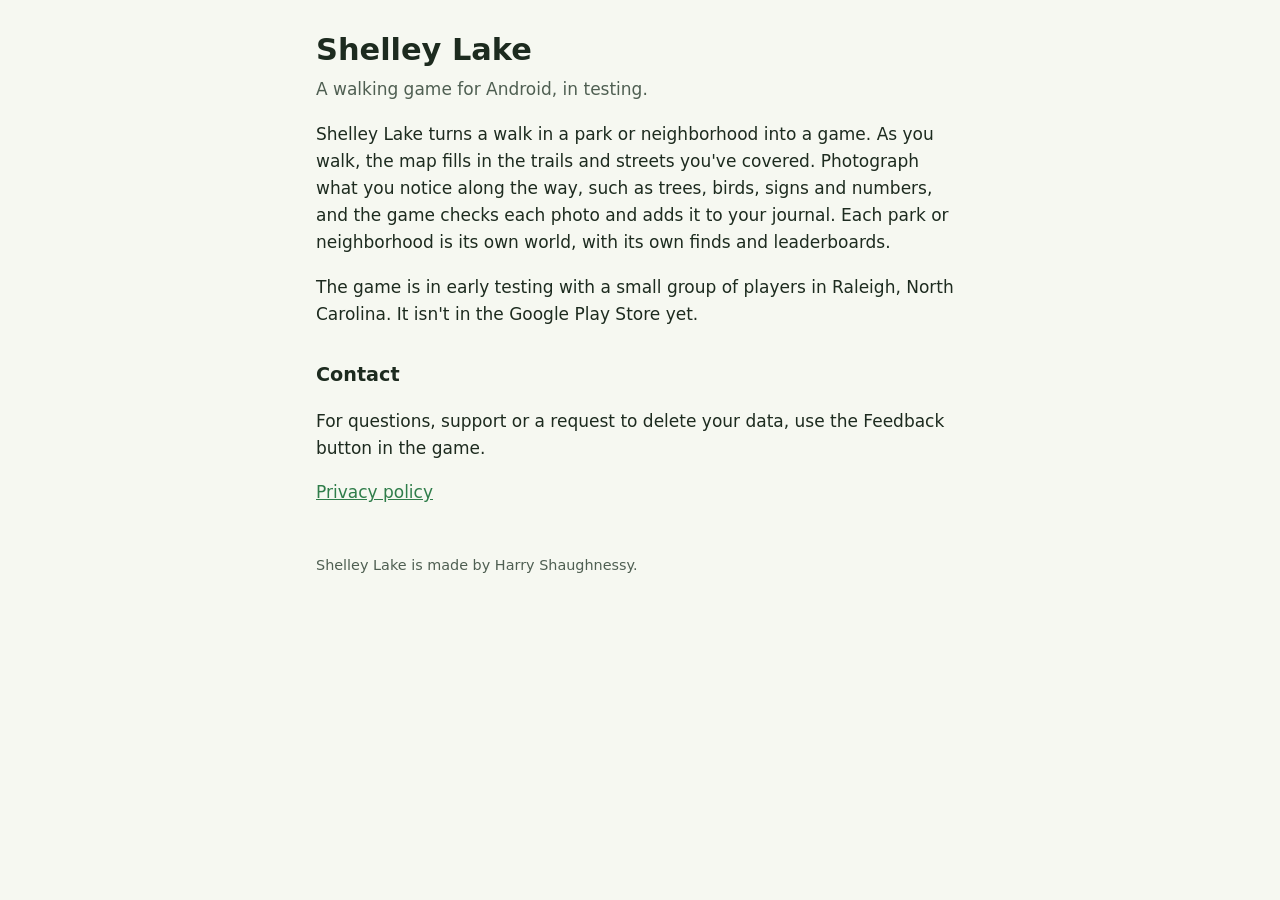
<file: shelley-lake/index.html>
<!doctype html>
<html lang="en">
<head>
<meta charset="utf-8">
<meta name="viewport" content="width=device-width, initial-scale=1">
<title>Shelley Lake</title>
<link rel="stylesheet" href="style.css">
</head>
<body>
<main>
<h1>Shelley Lake</h1>
<p class="lede">A walking game for Android, in testing.</p>
<p>Shelley Lake turns a walk in a park or neighborhood into a game. As you walk, the map fills in the trails and streets you've covered. Photograph what you notice along the way, such as trees, birds, signs and numbers, and the game checks each photo and adds it to your journal. Each park or neighborhood is its own world, with its own finds and leaderboards.</p>
<p>The game is in early testing with a small group of players in Raleigh, North Carolina. It isn't in the Google Play Store yet.</p>
<h2>Contact</h2>
<p>For questions, support or a request to delete your data, use the Feedback button in the game.</p>
<p><a href="privacy">Privacy policy</a></p>
<footer>Shelley Lake is made by Harry Shaughnessy.</footer>
</main>
</body>
</html>
</file>
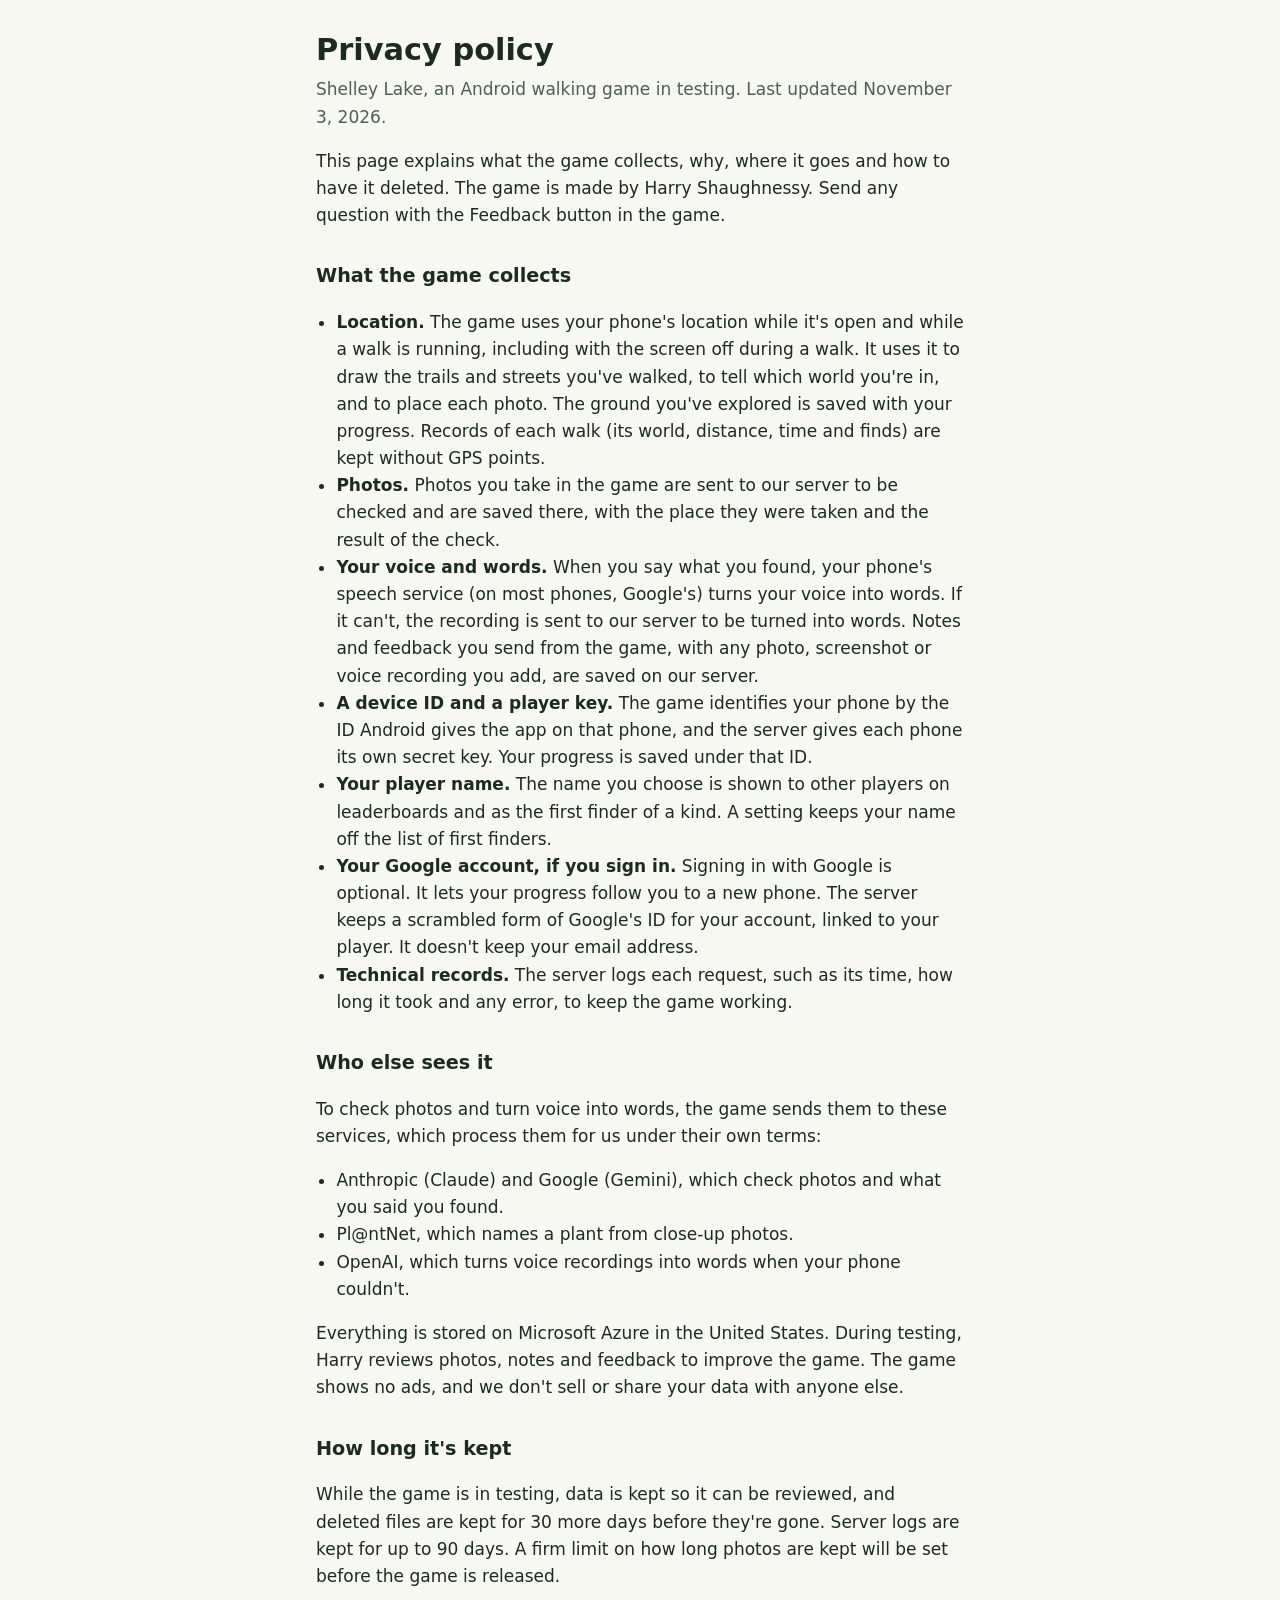
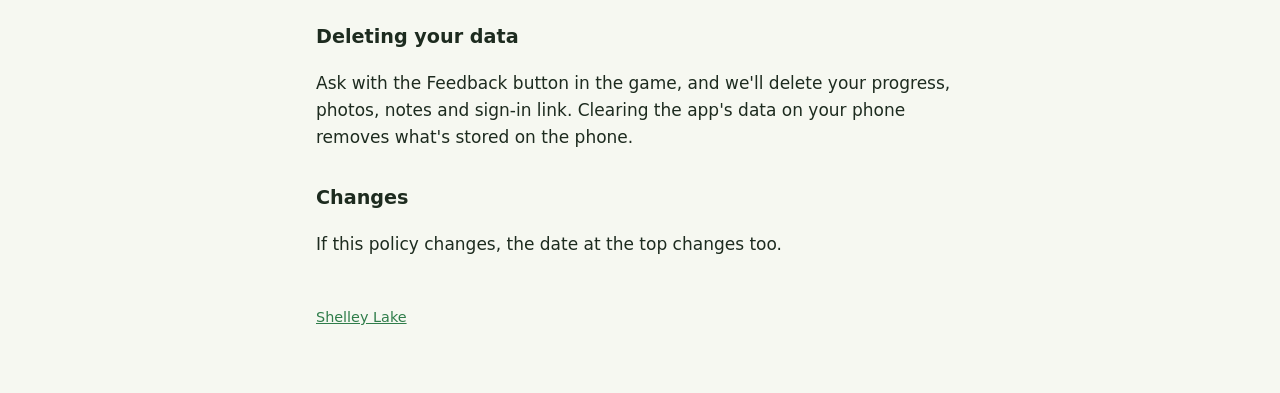
<file: shelley-lake/privacy.html>
<!doctype html>
<html lang="en">
<head>
<meta charset="utf-8">
<meta name="viewport" content="width=device-width, initial-scale=1">
<title>Shelley Lake privacy</title>
<link rel="stylesheet" href="style.css">
</head>
<body>
<main>
<h1>Privacy policy</h1>
<p class="lede">Shelley Lake, an Android walking game in testing. Last updated November 3, 2026.</p>

<p>This page explains what the game collects, why, where it goes and how to have it deleted. The game is made by Harry Shaughnessy. Send any question with the Feedback button in the game.</p>

<h2>What the game collects</h2>
<ul>
<li><strong>Location.</strong> The game uses your phone's location while it's open and while a walk is running, including with the screen off during a walk. It uses it to draw the trails and streets you've walked, to tell which world you're in, and to place each photo. The ground you've explored is saved with your progress. Records of each walk (its world, distance, time and finds) are kept without GPS points.</li>
<li><strong>Photos.</strong> Photos you take in the game are sent to our server to be checked and are saved there, with the place they were taken and the result of the check.</li>
<li><strong>Your voice and words.</strong> When you say what you found, your phone's speech service (on most phones, Google's) turns your voice into words. If it can't, the recording is sent to our server to be turned into words. Notes and feedback you send from the game, with any photo, screenshot or voice recording you add, are saved on our server.</li>
<li><strong>A device ID and a player key.</strong> The game identifies your phone by the ID Android gives the app on that phone, and the server gives each phone its own secret key. Your progress is saved under that ID.</li>
<li><strong>Your player name.</strong> The name you choose is shown to other players on leaderboards and as the first finder of a kind. A setting keeps your name off the list of first finders.</li>
<li><strong>Your Google account, if you sign in.</strong> Signing in with Google is optional. It lets your progress follow you to a new phone. The server keeps a scrambled form of Google's ID for your account, linked to your player. It doesn't keep your email address.</li>
<li><strong>Technical records.</strong> The server logs each request, such as its time, how long it took and any error, to keep the game working.</li>
</ul>

<h2>Who else sees it</h2>
<p>To check photos and turn voice into words, the game sends them to these services, which process them for us under their own terms:</p>
<ul>
<li>Anthropic (Claude) and Google (Gemini), which check photos and what you said you found.</li>
<li>Pl@ntNet, which names a plant from close-up photos.</li>
<li>OpenAI, which turns voice recordings into words when your phone couldn't.</li>
</ul>
<p>Everything is stored on Microsoft Azure in the United States. During testing, Harry reviews photos, notes and feedback to improve the game. The game shows no ads, and we don't sell or share your data with anyone else.</p>

<h2>How long it's kept</h2>
<p>While the game is in testing, data is kept so it can be reviewed, and deleted files are kept for 30 more days before they're gone. Server logs are kept for up to 90 days. A firm limit on how long photos are kept will be set before the game is released.</p>

<h2>Deleting your data</h2>
<p>Ask with the Feedback button in the game, and we'll delete your progress, photos, notes and sign-in link. Clearing the app's data on your phone removes what's stored on the phone.</p>

<h2>Changes</h2>
<p>If this policy changes, the date at the top changes too.</p>

<footer><a href="./">Shelley Lake</a></footer>
</main>
</body>
</html>
</file>
<file: shelley-lake/style.css>
:root{--bg:#f6f8f1;--fg:#1d2b1f;--muted:#4f5f52;--accent:#2f7d4a;--card:#ffffff}
@media (prefers-color-scheme:dark){:root{--bg:#141a15;--fg:#e6ede6;--muted:#a9b8ab;--accent:#7cc795;--card:#1c241d}}
*{box-sizing:border-box}
body{margin:0;background:var(--bg);color:var(--fg);font:17px/1.6 system-ui,-apple-system,"Segoe UI",Roboto,sans-serif}
main{max-width:680px;margin:0 auto;padding:32px 16px 64px}
h1{font-size:1.9rem;line-height:1.2;margin:0 0 8px}
h2{font-size:1.2rem;margin:32px 0 8px}
p,li{color:var(--fg)}
.lede{color:var(--muted);margin-top:0}
a{color:var(--accent)}
ul{padding-left:1.2em}
footer{margin-top:48px;color:var(--muted);font-size:.9rem}
</file>
